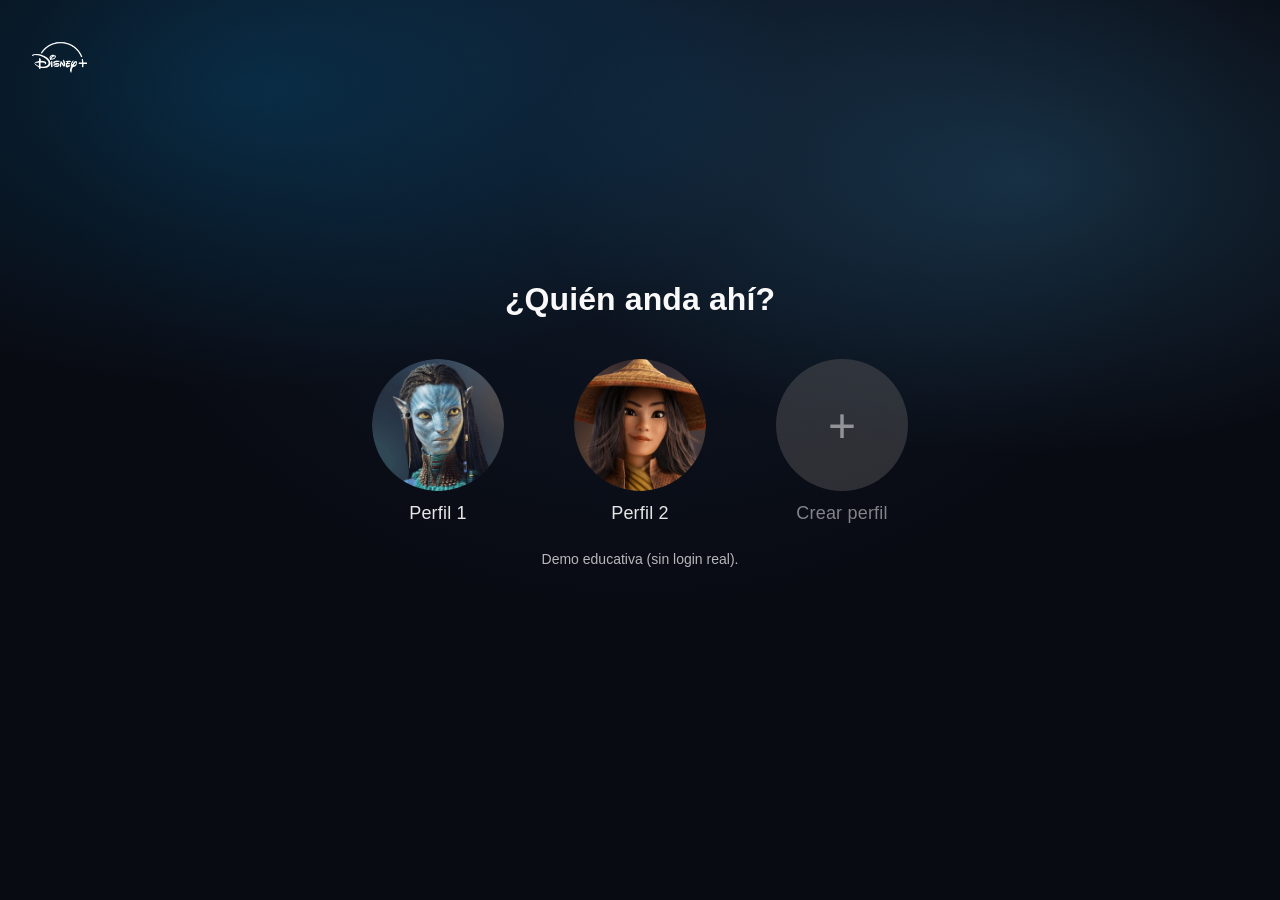
<file: index.html>
<!DOCTYPE html>
<html lang="es">
<head>
    <meta charset="UTF-8">
    <meta name="viewport" content="width=device-width, initial-scale=1.0">
    <title>Seleccionar perfil | Disney+ </title>
    <link rel="icon" href="./img/disney.ico" type="image/x-icon">
    <link rel="stylesheet" href="./css/styles.css">
</head>
<body class="profiles-page">
    <header class="profiles-header">
        <div class="dplus-mark">
            <div class="logo" role="img"></div>
        </div>
    </header>

    <main class="profiles-main">
        <h1 class="profiles-title">¿Quién anda ahí?</h1>
        <section class="profiles-grid">
            <button class="profiles-card" type="button" onclick="window.location.href='./home.html'">
                <img src="./img/profiles/profile11.png" alt="Perfil 11">
                <span>Perfil 1</span>
            </button>

            <button class="profiles-card" type="button">
                <img src="./img/profiles/profile22.png" alt="Perfil 2">
                <span>Perfil 2</span>
            </button>

            <button class="profiles-card add-profile" type="button" disabled>
                <div class="add-circle">+</div>
                <span>Crear perfil</span>
            </button>

        </section>
        <p class="profiles-hint">Demo educativa (sin login real).</p>
    </main>

</body>
</html>
</file>
<file: css/styles.css>
:root{
    --bg: #16161B;
    --panel: rgba(10,14,24,.72);
    --panelSolid: #0f1c2d;
    --text: #f9f9f9;
    --muted: rgba(249,249,249,.72);
    --accent: #00a8ff;
    --accent2: #4cc2ff;
    --shadow: 0 16px 50px rgba(0,0,0,.45);
    --radius: 14px;
}

*{ box-sizing: border-box; }
html, body{ height: 100%; }

body{
    margin: 0;
    background: var(--bg);
    color: var(--text);
    font-family: Inspire-Bold, sans-serif;
}

/* ===== Profiles ===== */
.profiles-page{
    min-height: 100vh; /* 100% de la altura de la ventana */
    background: 
        radial-gradient(900px 500px at 20% 10%, rgba(0, 168, 255, .18), transparent 60%),
        radial-gradient(900px 500px at 80% 20%, rgba(76, 194, 255, .18), transparent 55%),
        radial-gradient(circle at top, #0f1c2d, #090b13 55%);
    display: flex;
    flex-direction: column;
}

.profiles-header{
    padding: 28px 32px;
}


.logo {
    background-color: transparent;
    background-image: url("../img/logos/logo.png");
    background-repeat: no-repeat;
    background-size: contain;
    height: auto;
    min-height: 55px;
    min-width: 86px;
    width: auto;
}

.profiles-main{
    flex: 1; /* Ocupa el espacio restante */
    display: flex;
    flex-direction: column;
    align-items: center;
    justify-content: center;
    padding: 24px;
    margin-top: -150px;
}

.profiles-title{
    margin: 0 0 40px;
    font-size: 32px;
    letter-spacing: .11px;
    line-height: 1.2;
}

.profiles-grid{
    display: flex;
    gap: 34px;
    flex-wrap: wrap;
    justify-content: center;
}

.profiles-card{
    width: 168px;
    background: transparent;
    border: 0;
    color: var(--text);
    cursor: pointer;
    display: flex;
    flex-direction: column;
    align-items: center;
    gap: 12px;
    transition: transform .22s ease;
}

.profiles-card img{
    width: 132px;
    height: 132px;
    object-fit: cover;
    border-radius: 999px;
    transition: transform .3s ease, box-shadow .3s ease, border-color .3s ease;
}

.profiles-card span{
    opacity: .92;
    letter-spacing: .2px;
    font-size: 18px;
}

.profiles-card:hover{
    transform: translateY(-3px);
}

.profiles-card:hover img{
    transform: scale(1.05);
    border: 3px solid rgb(255, 255, 255);
}

.add-profile{
    cursor: not-allowed;
    opacity: .55;
}

.add-circle{
    width: 132px; height: 132px;
    display: grid;
    place-items: center;
    border-radius: 999px;
    font-size: 48px;
    background: #4E4E51;
    color: rgb(255, 255, 255);
}

.profiles-hint{
    margin-top: 26px;
    color: var(--muted);
    font-size: 14px;
}

@media (max-width: 480px){
    .profiles-main{
        margin-top: 0px;
    }
}
</file>
